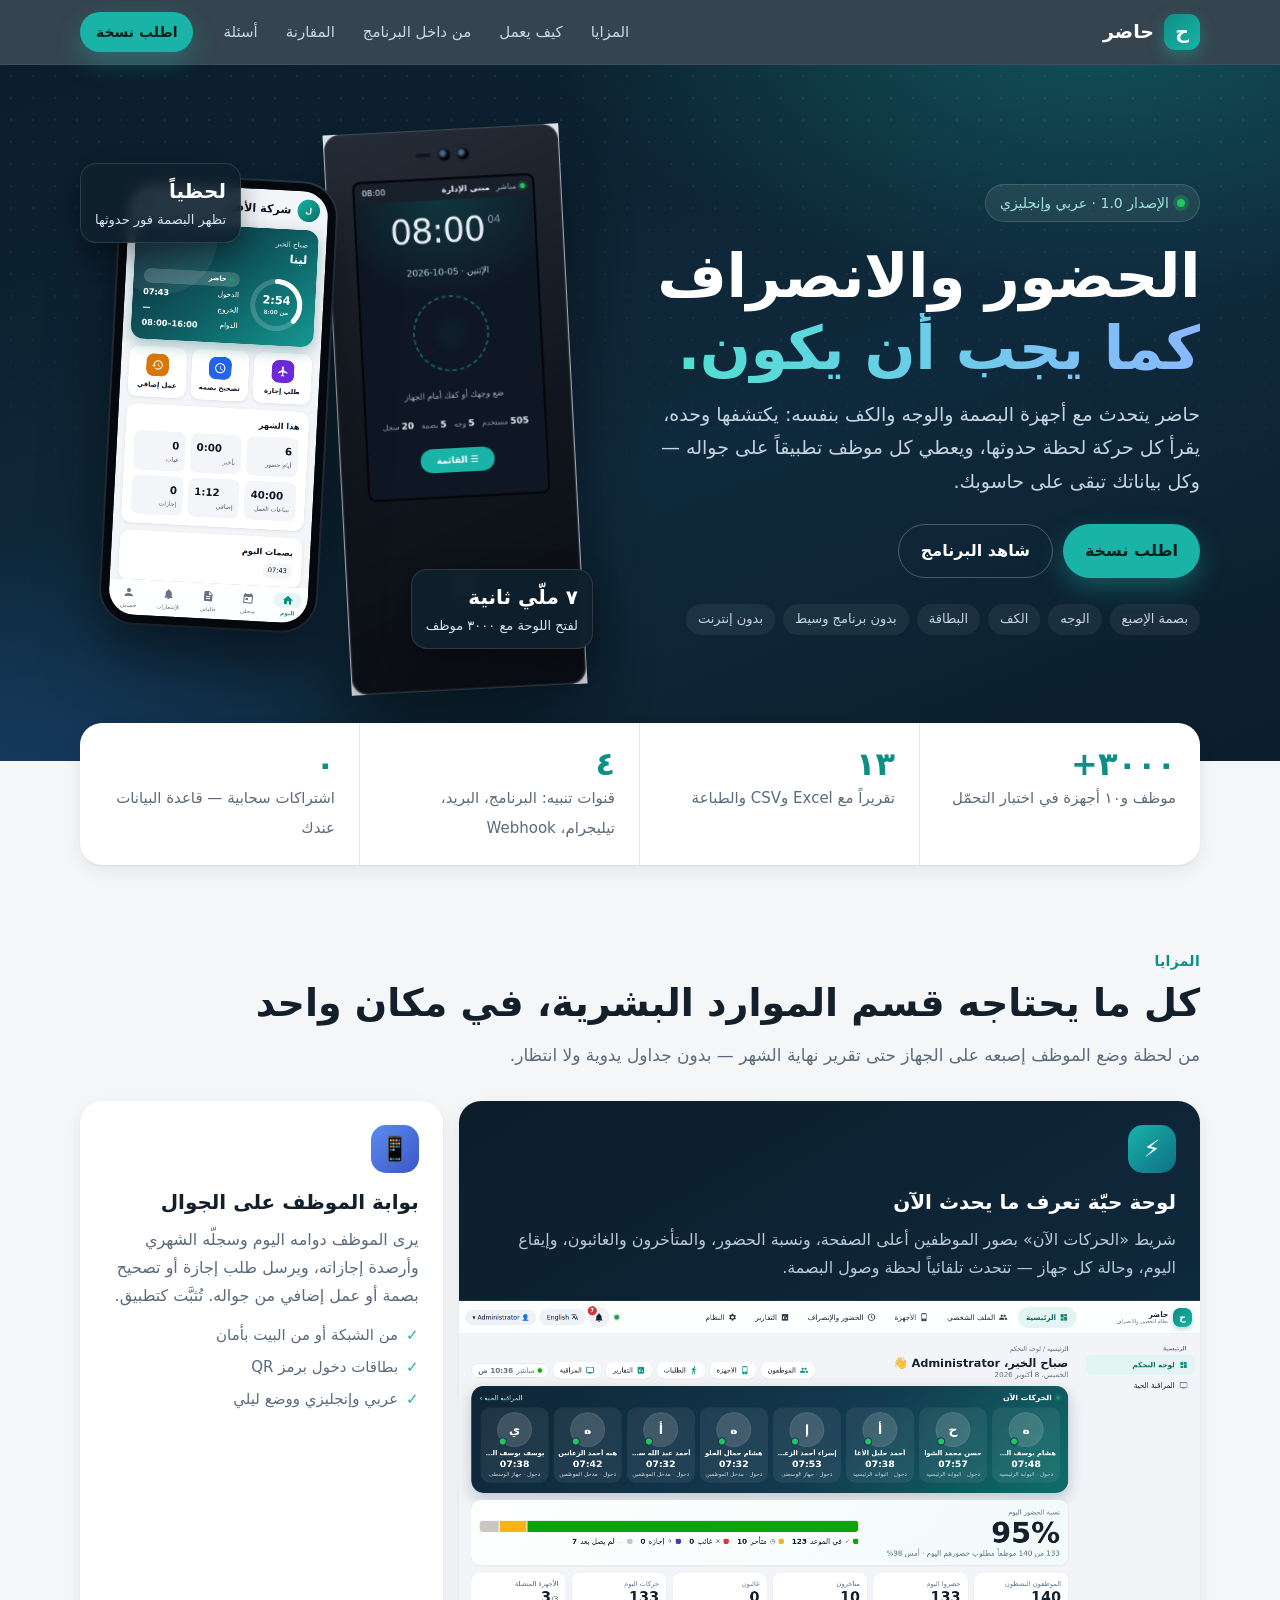
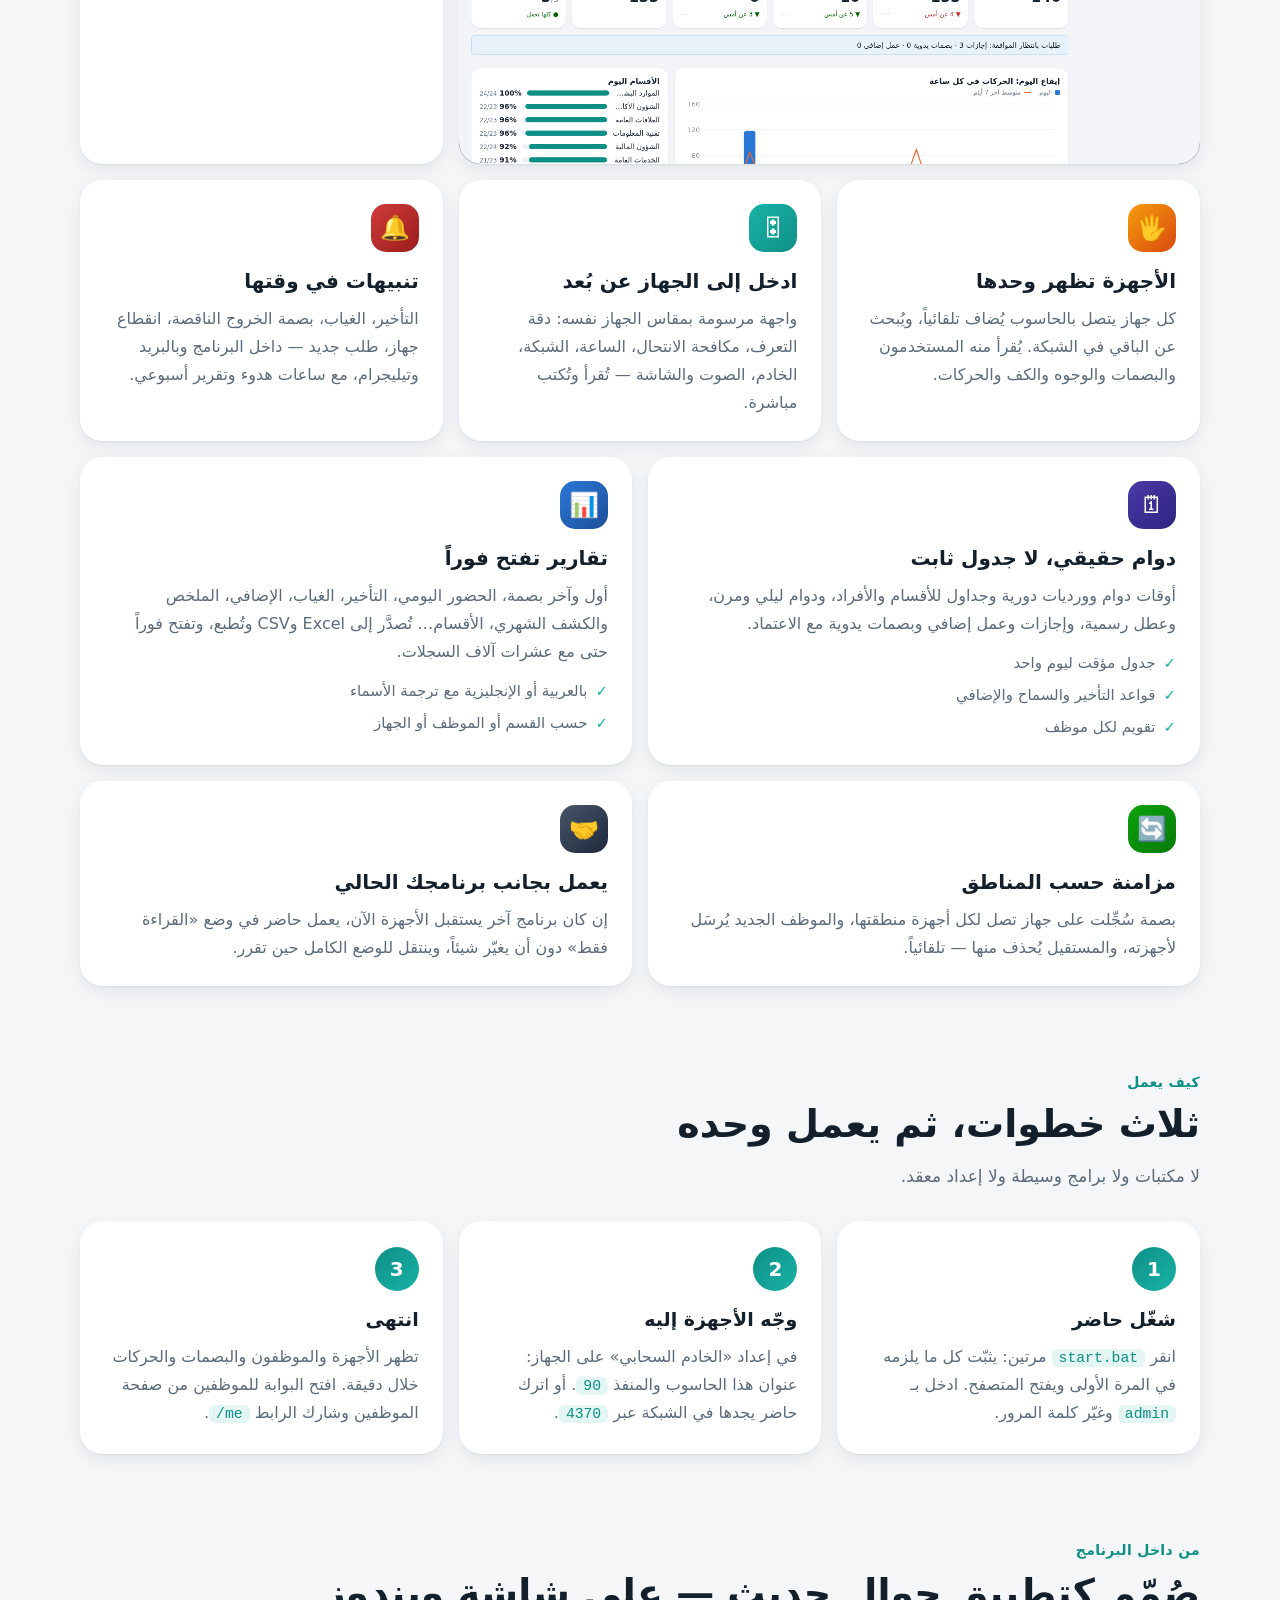
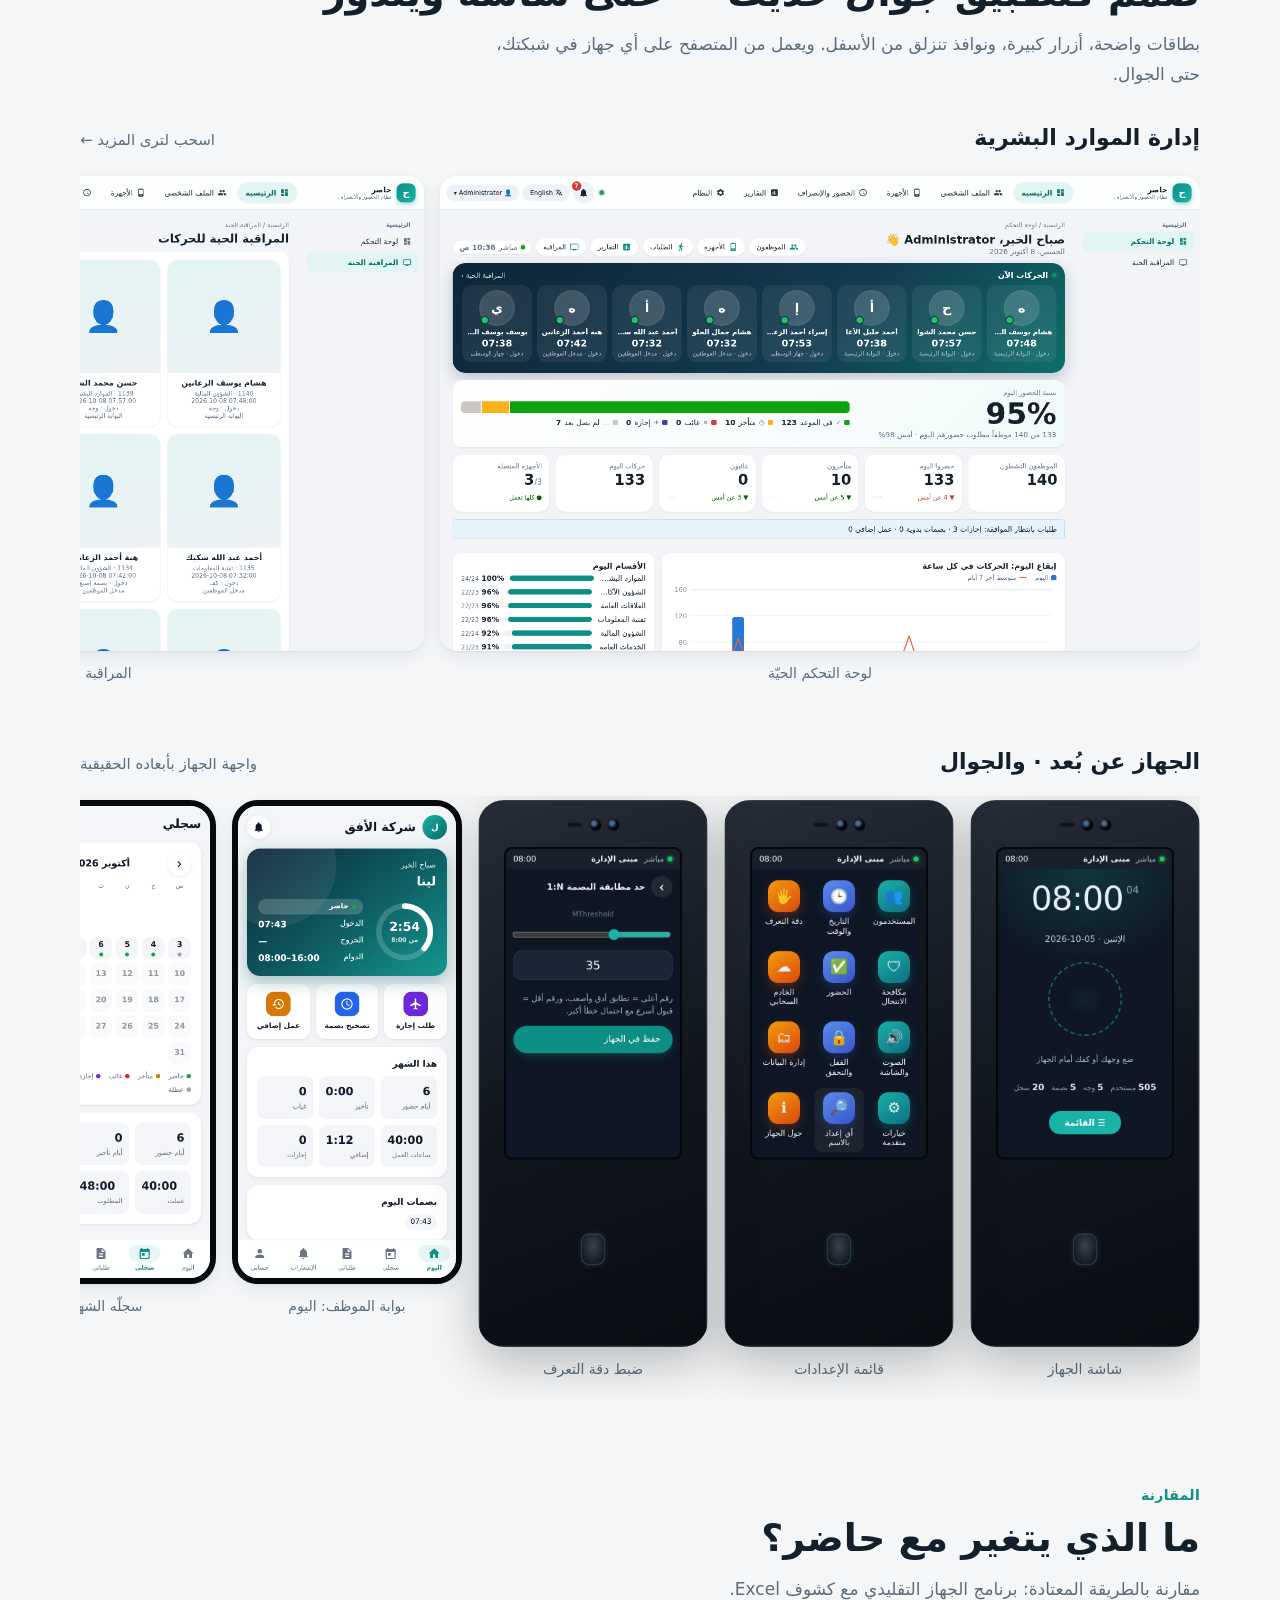
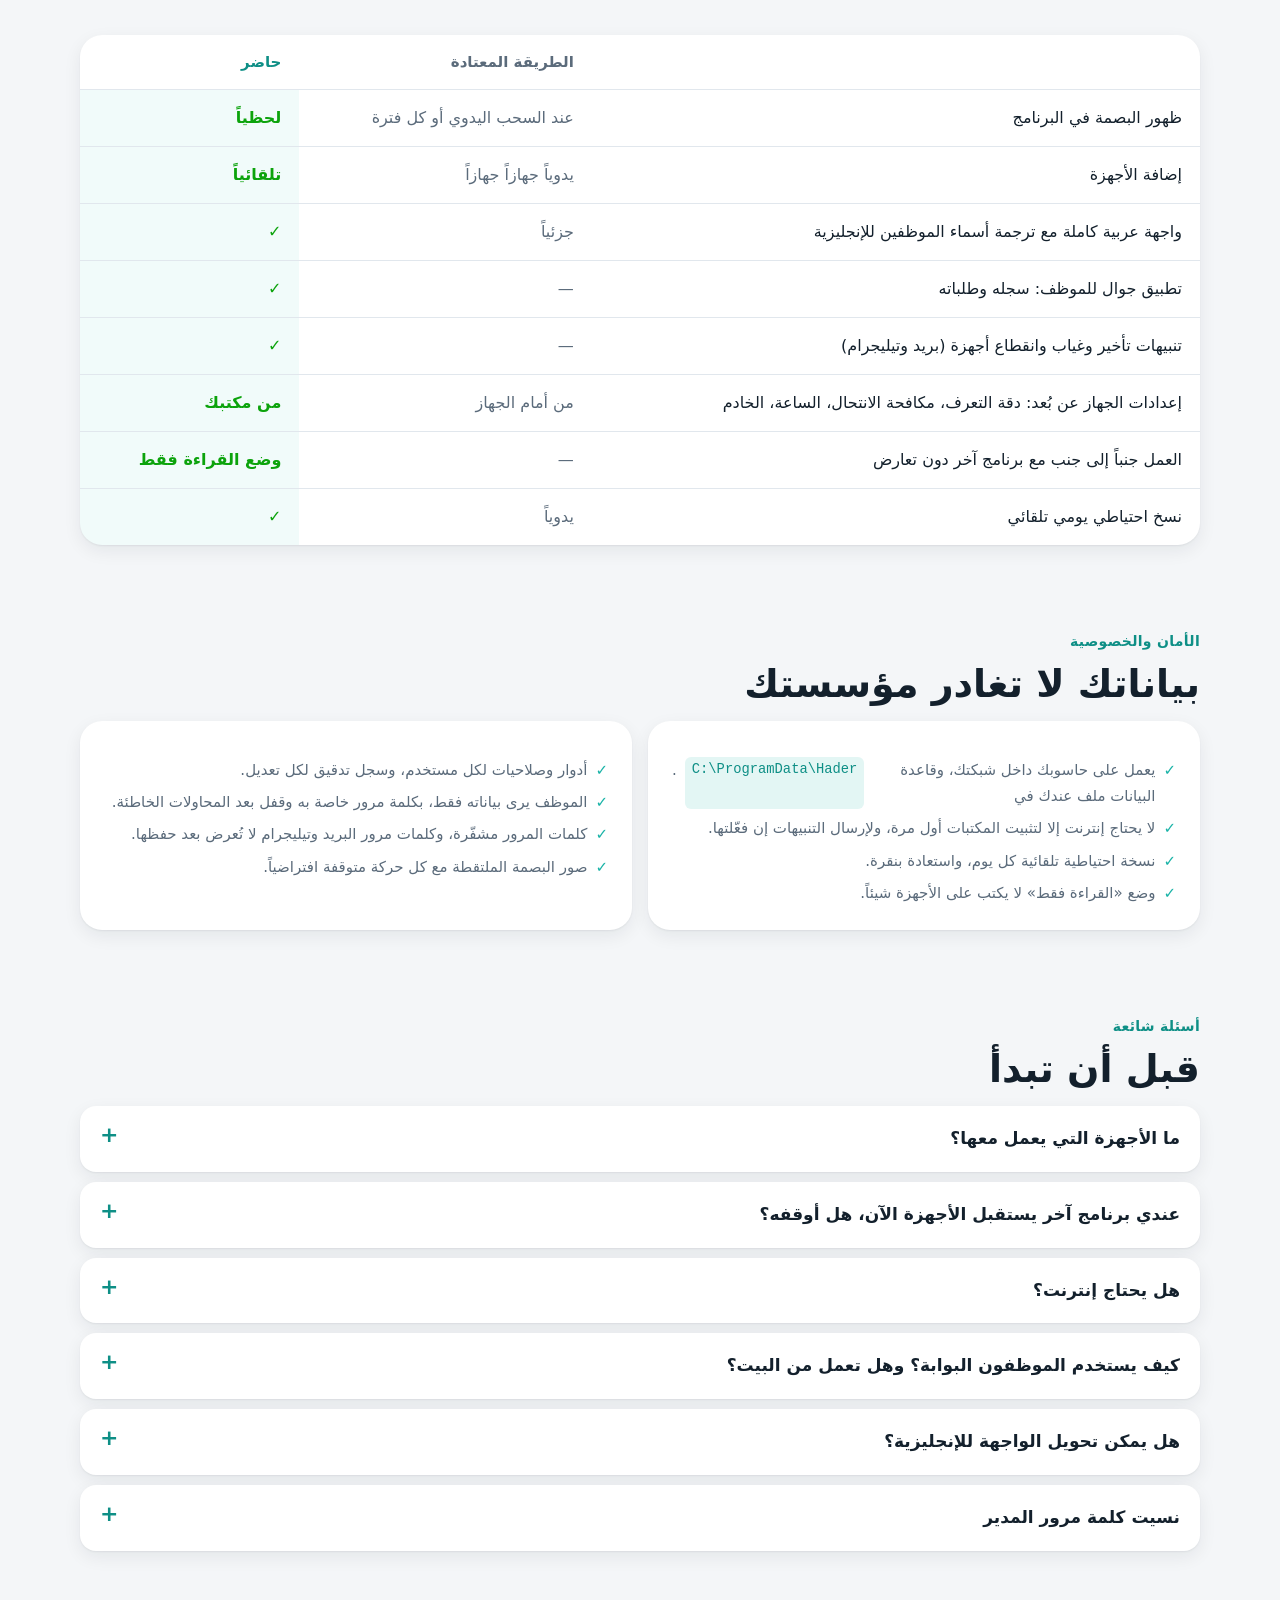
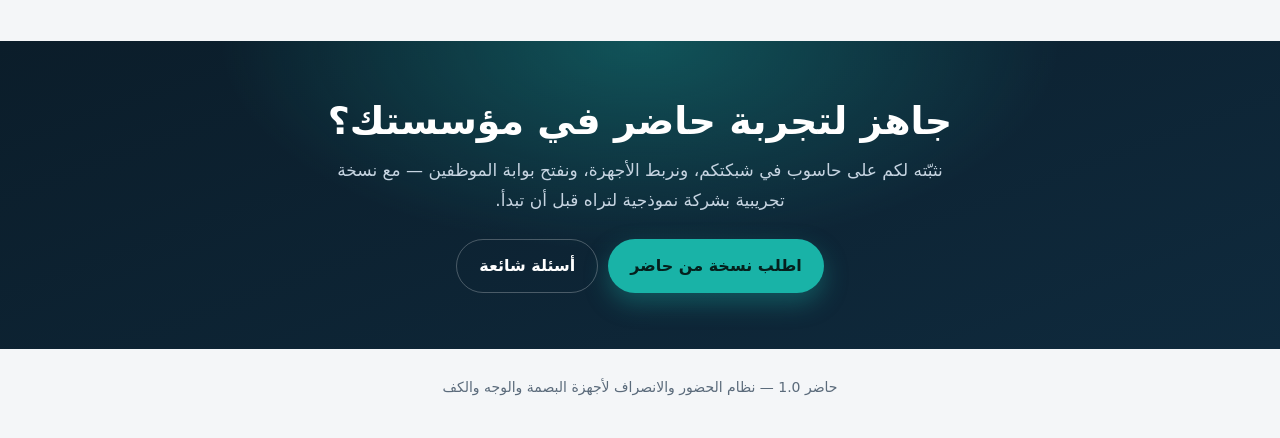
<file: attendance-pro/1.4.0/docs/site/index.html>
<!doctype html>
<html lang="ar" dir="rtl">
<head>
<meta charset="utf-8">
<meta name="viewport" content="width=device-width, initial-scale=1">
<meta http-equiv="Content-Security-Policy" content="default-src 'self'; img-src 'self' data:; style-src 'self' 'unsafe-inline'; script-src 'none'; base-uri 'none'; form-action 'none'">
<meta name="referrer" content="no-referrer">
<title>حاضر — نظام الحضور والانصراف لأجهزة البصمة</title>
<meta name="description" content="حاضر: نظام حضور وانصراف مستقل لأجهزة البصمة والوجه والكف. يكتشف الأجهزة وحده، يقرأ كل شيء لحظياً، بوابة جوال للموظفين، تنبيهات فورية، وتقارير Excel — على حاسوبك وبياناتك عندك.">
<meta property="og:title" content="حاضر — نظام الحضور والانصراف">
<meta property="og:description" content="أجهزة البصمة والوجه والكف، لوحة حيّة، بوابة جوال للموظف، تنبيهات، وتقارير — بالعربية والإنجليزية.">
<meta property="og:image" content="shots/dashboard.png">
<meta name="theme-color" content="#0b1d2a">
<link rel="icon" href="data:image/svg+xml,%3Csvg xmlns='http://www.w3.org/2000/svg' viewBox='0 0 32 32'%3E%3Crect width='32' height='32' rx='9' fill='%230e8f86'/%3E%3Ctext x='16' y='22' font-size='16' font-family='Arial' font-weight='bold' fill='white' text-anchor='middle'%3E%D8%AD%3C/text%3E%3C/svg%3E">
<style>
:root {
  --ink: #0b1d2a; --ink-2: #12324a; --teal: #19b3a7; --teal-d: #0e8f86; --mint: #9fe3dc;
  --bg: #f4f6f8; --surface: #ffffff; --text: #13202c; --muted: #5b6b7b; --line: #e1e7ed;
  --good: #0ca30c; --warn: #fab219; --bad: #d03b3b; --violet: #4a3aa7; --blue: #2a78d6;
  --r: 22px; --shadow: 0 1px 2px rgba(16,24,40,.06), 0 6px 18px rgba(16,24,40,.07);
}
@media (prefers-color-scheme: dark) {
  :root { --bg: #0a1620; --surface: #10212e; --text: #e6eef5; --muted: #9db0c1; --line: #1f3444;
    --shadow: 0 1px 2px rgba(0,0,0,.3), 0 8px 24px rgba(0,0,0,.35); }
}
* { box-sizing: border-box; }
html { scroll-behavior: smooth; }
body { margin: 0; background: var(--bg); color: var(--text);
  font: 17px/1.75 "Segoe UI", "Noto Sans Arabic", "Noto Kufi Arabic", Tahoma, system-ui, sans-serif; -webkit-font-smoothing: antialiased; }
a { color: var(--teal-d); text-decoration: none; }
img { max-width: 100%; display: block; }
.wrap { max-width: 1160px; margin: 0 auto; padding: 0 20px; }
.ltr { direction: ltr; unicode-bidi: isolate; }

/* nav */
.nav { position: sticky; top: 0; z-index: 10; background: rgba(11,29,42,.82); backdrop-filter: saturate(1.4) blur(12px); border-bottom: 1px solid rgba(255,255,255,.06); }
.nav .wrap { display: flex; align-items: center; gap: 18px; height: 64px; }
.brand { display: flex; align-items: center; gap: 10px; color: #fff; font-weight: 800; font-size: 19px; }
.mark { width: 36px; height: 36px; border-radius: 11px; display: grid; place-items: center; color: #fff; font-size: 19px;
  background: linear-gradient(135deg, var(--teal-d), var(--teal)); box-shadow: 0 6px 16px rgba(25,179,167,.4); }
.nav ul { display: flex; gap: 4px; list-style: none; margin: 0 auto 0 0; padding: 0; }
.nav ul a { color: #c9d6e2; padding: 8px 12px; border-radius: 999px; font-size: 15px; }
.nav ul a:hover { background: rgba(255,255,255,.08); color: #fff; }
.btn { display: inline-flex; align-items: center; gap: 8px; border-radius: 999px; padding: 12px 22px; font-weight: 700; font-size: 16px; transition: transform .12s, box-shadow .15s, background .15s; }
.btn:hover { transform: translateY(-1px); }
.btn.primary { background: var(--teal); color: #05201d; box-shadow: 0 10px 24px rgba(25,179,167,.35); }
.btn.primary:hover { background: #2fc9bc; }
.btn.ghost { color: #fff; border: 1px solid rgba(255,255,255,.25); }
.btn.ghost:hover { background: rgba(255,255,255,.08); }
.btn.small { padding: 8px 16px; font-size: 14px; }

/* hero */
.hero { position: relative; overflow: hidden; color: #fff;
  background: radial-gradient(900px 500px at 85% -10%, rgba(25,179,167,.35), transparent 60%),
              radial-gradient(700px 500px at 0% 110%, rgba(42,120,214,.28), transparent 60%),
              linear-gradient(160deg, #0b1d2a 0%, #0f2a3d 55%, #0b1d2a 100%); }
.hero::after { content: ""; position: absolute; inset: 0; pointer-events: none;
  background-image: radial-gradient(rgba(255,255,255,.07) 1px, transparent 1px); background-size: 22px 22px; mask-image: linear-gradient(#000, transparent 80%); }
.hero .wrap { position: relative; z-index: 1; display: grid; grid-template-columns: 1.05fr .95fr; gap: 40px; align-items: center; padding-top: 64px; padding-bottom: 72px; }
.pill { display: inline-flex; align-items: center; gap: 8px; background: rgba(255,255,255,.08); border: 1px solid rgba(255,255,255,.14); color: var(--mint); border-radius: 999px; padding: 6px 14px; font-size: 14px; }
.pill i { width: 8px; height: 8px; border-radius: 50%; background: #22c55e; box-shadow: 0 0 0 4px rgba(34,197,94,.25); }
h1 { font-size: clamp(34px, 5.4vw, 60px); line-height: 1.2; margin: 18px 0 14px; letter-spacing: -.5px; }
h1 em { font-style: normal; background: linear-gradient(90deg, #4fe0d2, #8ab8ff); -webkit-background-clip: text; background-clip: text; color: transparent; }
.lead { color: #c6d4e1; font-size: 19px; max-width: 560px; margin: 0 0 26px; }
.cta { display: flex; flex-wrap: wrap; gap: 10px; }
.chips { display: flex; flex-wrap: wrap; gap: 8px; margin-top: 26px; }
.chips span { font-size: 13px; color: #c6d4e1; background: rgba(255,255,255,.06); border-radius: 999px; padding: 4px 12px; }
.stage { position: relative; height: 560px; }
.stage .term { position: absolute; inset-inline-start: 4%; top: 0; width: 46%; filter: drop-shadow(0 30px 40px rgba(0,0,0,.5)); transform: rotate(-3deg); }
.stage .phone { position: absolute; inset-inline-end: 6%; top: 50px; width: 42%; border-radius: 34px; border: 8px solid #05090d; background: #05090d;
  box-shadow: 0 30px 60px rgba(0,0,0,.5), 0 0 0 2px #2a3644; transform: rotate(3deg); overflow: hidden; }
.stage .badge-float { position: absolute; background: rgba(16,33,46,.9); border: 1px solid rgba(255,255,255,.12); border-radius: 16px; padding: 10px 14px; font-size: 13px; color: #dbe6ef; box-shadow: 0 12px 28px rgba(0,0,0,.35); backdrop-filter: blur(6px); }
.stage .badge-float b { display: block; color: #fff; font-size: 20px; }
.bf1 { top: 34px; inset-inline-end: 0; }
.bf2 { bottom: 40px; inset-inline-start: 0; }

/* stats band */
.stats { margin-top: -38px; position: relative; z-index: 2; }
.stats .grid { display: grid; grid-template-columns: repeat(4, 1fr); background: var(--surface); border-radius: var(--r); box-shadow: var(--shadow); overflow: hidden; }
.stat { padding: 22px 24px; border-inline-start: 1px solid var(--line); }
.stat:first-child { border: 0; }
.stat b { display: block; font-size: 32px; line-height: 1.2; color: var(--teal-d); font-variant-numeric: tabular-nums; }
.stat span { color: var(--muted); font-size: 15px; }

/* sections */
section.block { padding: 84px 0 0; }
.kicker { color: var(--teal-d); font-weight: 700; font-size: 14px; letter-spacing: .3px; }
h2 { font-size: clamp(26px, 3.4vw, 38px); line-height: 1.3; margin: 6px 0 12px; }
.sub { color: var(--muted); max-width: 720px; margin: 0 0 30px; }
.bento { display: grid; grid-template-columns: repeat(6, 1fr); gap: 16px; }
.card { background: var(--surface); border-radius: var(--r); padding: 24px; box-shadow: var(--shadow); position: relative; overflow: hidden; }
.card h3 { margin: 12px 0 6px; font-size: 20px; }
.card p { margin: 0; color: var(--muted); font-size: 16px; }
.ic { width: 48px; height: 48px; border-radius: 15px; display: grid; place-items: center; font-size: 24px; color: #fff; }
.c2 { grid-column: span 2; } .c3 { grid-column: span 3; } .c4 { grid-column: span 4; }
.card.dark { background: linear-gradient(150deg, var(--ink), var(--ink-2)); color: #fff; }
.card.dark p { color: #b9c9d8; }
.card .shot { margin: 18px -24px -24px; border-top: 1px solid var(--line); }
.card.dark .shot { border-color: rgba(255,255,255,.08); }
.ticks { list-style: none; padding: 0; margin: 12px 0 0; display: grid; gap: 6px; }
.ticks li { display: flex; gap: 8px; color: var(--muted); font-size: 15px; }
.card.dark .ticks li { color: #c6d4e1; }
.ticks li::before { content: "✓"; color: var(--teal); font-weight: 800; }

/* steps */
.steps { display: grid; grid-template-columns: repeat(3, 1fr); gap: 16px; counter-reset: s; }
.step { background: var(--surface); border-radius: var(--r); padding: 26px 24px; box-shadow: var(--shadow); }
.step::before { counter-increment: s; content: counter(s); display: grid; place-items: center; width: 44px; height: 44px; border-radius: 50%;
  background: linear-gradient(135deg, var(--teal-d), var(--teal)); color: #fff; font-weight: 800; font-size: 20px; margin-bottom: 12px; }
.step h3 { margin: 0 0 6px; font-size: 19px; }
.step p { margin: 0; color: var(--muted); font-size: 16px; }
code { background: rgba(25,179,167,.12); color: var(--teal-d); border-radius: 6px; padding: 1px 7px; font-size: .92em; direction: ltr; unicode-bidi: isolate; }

/* galleries */
.tabs { display: grid; gap: 40px; }
.tabs > div, .hero .wrap > div, .bento > * { min-width: 0; }
body { overflow-x: hidden; }
.gal-head { display: flex; align-items: baseline; justify-content: space-between; gap: 12px; flex-wrap: wrap; margin-bottom: 14px; }
.gal-head h3 { margin: 0; font-size: 22px; }
.gal-head span { color: var(--muted); font-size: 15px; }
.gallery { display: flex; gap: 16px; overflow-x: auto; padding: 4px 4px 18px; scroll-snap-type: x mandatory; scrollbar-width: thin; }
.gallery figure { margin: 0; flex: 0 0 auto; scroll-snap-align: start; }
.gallery figure.wide { width: min(760px, 86vw); }
.gallery figure.tall { width: 230px; }
.gallery img { border-radius: 16px; box-shadow: var(--shadow); background: var(--surface); }
.gallery figure.tall img { border-radius: 26px; border: 6px solid #05090d; }
.gallery figure.dev img { box-shadow: none; background: none; border: 0; filter: drop-shadow(0 16px 24px rgba(0,0,0,.25)); }
.gallery figcaption { text-align: center; color: var(--muted); font-size: 14px; margin-top: 10px; }

/* compare */
.table-wrap { overflow-x: auto; background: var(--surface); border-radius: var(--r); box-shadow: var(--shadow); }
table { border-collapse: collapse; width: 100%; min-width: 640px; font-size: 16px; }
th, td { padding: 14px 18px; border-bottom: 1px solid var(--line); text-align: start; }
thead th { font-size: 15px; color: var(--muted); font-weight: 600; }
thead th.us { color: var(--teal-d); }
td.us { font-weight: 700; color: var(--good); background: rgba(25,179,167,.06); }
td.no { color: var(--muted); }
tr:last-child td { border-bottom: 0; }

/* privacy + faq */
.two { display: grid; grid-template-columns: 1fr 1fr; gap: 16px; }
details { background: var(--surface); border-radius: 16px; box-shadow: var(--shadow); padding: 4px 20px; margin-bottom: 10px; }
summary { cursor: pointer; font-weight: 700; padding: 14px 0; list-style: none; display: flex; justify-content: space-between; gap: 10px; }
summary::-webkit-details-marker { display: none; }
summary::after { content: "+"; color: var(--teal-d); font-size: 22px; line-height: 1; }
details[open] summary::after { content: "−"; }
details p { margin: 0 0 16px; color: var(--muted); }

/* final cta */
.final { margin: 90px 0 0; padding: 56px 0; color: #fff; text-align: center;
  background: radial-gradient(600px 300px at 50% 0%, rgba(25,179,167,.35), transparent 70%), linear-gradient(160deg, #0b1d2a, #0f2a3d); }
.final h2 { margin: 0 0 10px; }
.final p { color: #c6d4e1; margin: 0 auto 24px; max-width: 620px; }
.final .cta { justify-content: center; }
footer { text-align: center; color: var(--muted); font-size: 14px; padding: 26px 0 40px; }

@media (max-width: 980px) {
  .hero .wrap { grid-template-columns: 1fr; padding-top: 40px; }
  .stage { height: 460px; max-width: 520px; width: 100%; margin: 0 auto; }
  .stats .grid { grid-template-columns: repeat(2, 1fr); }
  .stat:nth-child(3) { border-inline-start: 0; }
  .stat { border-top: 1px solid var(--line); }
  .bento { grid-template-columns: repeat(2, 1fr); }
  .c2, .c3, .c4 { grid-column: span 2; }
  .steps, .two { grid-template-columns: 1fr; }
  .nav ul { display: none; }
  .nav .wrap .btn { margin-inline-start: auto; }
}
@media (max-width: 520px) {
  body { font-size: 16px; }
  .stage { height: 380px; }
  .bf1, .bf2 { display: none; }
  .bento { grid-template-columns: 1fr; }
  .c2, .c3, .c4 { grid-column: auto; }
}
</style>
</head>
<body>

<nav class="nav"><div class="wrap">
  <a class="brand" href="#top"><span class="mark">ح</span>حاضر</a>
  <ul><li><a href="#features">المزايا</a></li><li><a href="#how">كيف يعمل</a></li><li><a href="#screens">من داخل البرنامج</a></li><li><a href="#compare">المقارنة</a></li><li><a href="#faq">أسئلة</a></li></ul>
  <a class="btn primary small" href="#download">اطلب نسخة</a>
</div></nav>

<header class="hero" id="top"><div class="wrap">
  <div>
    <span class="pill"><i></i>الإصدار 1.0 · عربي وإنجليزي</span>
    <h1>الحضور والانصراف<br><em>كما يجب أن يكون.</em></h1>
    <p class="lead">حاضر يتحدث مع أجهزة البصمة والوجه والكف بنفسه: يكتشفها وحده، يقرأ كل حركة لحظة حدوثها، ويعطي كل موظف تطبيقاً على جواله — وكل بياناتك تبقى على حاسوبك.</p>
    <div class="cta">
      <a class="btn primary" href="#download">اطلب نسخة</a>
      <a class="btn ghost" href="#screens">شاهد البرنامج</a>
    </div>
    <div class="chips"><span>بصمة الإصبع</span><span>الوجه</span><span>الكف</span><span>البطاقة</span><span>بدون برنامج وسيط</span><span>بدون إنترنت</span></div>
  </div>
  <div class="stage" aria-hidden="true">
    <img class="term" src="shots/panel-idle.png" alt="">
    <div class="phone"><img src="shots/portal-home.png" alt=""></div>
    <div class="badge-float bf1"><b>لحظياً</b>تظهر البصمة فور حدوثها</div>
    <div class="badge-float bf2"><b>٧ ملّي ثانية</b>لفتح اللوحة مع ٣٠٠٠ موظف</div>
  </div>
</div></header>

<div class="stats"><div class="wrap"><div class="grid">
  <div class="stat"><b>٣٠٠٠+</b><span>موظف و١٠ أجهزة في اختبار التحمّل</span></div>
  <div class="stat"><b>١٣</b><span>تقريراً مع Excel وCSV والطباعة</span></div>
  <div class="stat"><b>٤</b><span>قنوات تنبيه: البرنامج، البريد، تيليجرام، Webhook</span></div>
  <div class="stat"><b>٠</b><span>اشتراكات سحابية — قاعدة البيانات عندك</span></div>
</div></div></div>

<section class="block" id="features"><div class="wrap">
  <div class="kicker">المزايا</div>
  <h2>كل ما يحتاجه قسم الموارد البشرية، في مكان واحد</h2>
  <p class="sub">من لحظة وضع الموظف إصبعه على الجهاز حتى تقرير نهاية الشهر — بدون جداول يدوية ولا انتظار.</p>
  <div class="bento">
    <div class="card dark c4">
      <span class="ic" style="background:linear-gradient(135deg,#19b3a7,#0e6f86)">⚡</span>
      <h3>لوحة حيّة تعرف ما يحدث الآن</h3>
      <p>شريط «الحركات الآن» بصور الموظفين أعلى الصفحة، ونسبة الحضور، والمتأخرون والغائبون، وإيقاع اليوم، وحالة كل جهاز — تتحدث تلقائياً لحظة وصول البصمة.</p>
      <div class="shot"><img src="shots/dashboard.png" alt="لوحة التحكم" loading="lazy"></div>
    </div>
    <div class="card c2">
      <span class="ic" style="background:linear-gradient(135deg,#5b8def,#3a56c8)">📱</span>
      <h3>بوابة الموظف على الجوال</h3>
      <p>يرى الموظف دوامه اليوم وسجلّه الشهري وأرصدة إجازاته، ويرسل طلب إجازة أو تصحيح بصمة أو عمل إضافي من جواله. تُثبَّت كتطبيق.</p>
      <ul class="ticks"><li>من الشبكة أو من البيت بأمان</li><li>بطاقات دخول برمز QR</li><li>عربي وإنجليزي ووضع ليلي</li></ul>
    </div>
    <div class="card c2">
      <span class="ic" style="background:linear-gradient(135deg,#f59e0b,#d9480f)">🖐</span>
      <h3>الأجهزة تظهر وحدها</h3>
      <p>كل جهاز يتصل بالحاسوب يُضاف تلقائياً، ويُبحث عن الباقي في الشبكة. يُقرأ منه المستخدمون والبصمات والوجوه والكف والحركات.</p>
    </div>
    <div class="card c2">
      <span class="ic" style="background:linear-gradient(135deg,#19b3a7,#0e8f86)">🎛</span>
      <h3>ادخل إلى الجهاز عن بُعد</h3>
      <p>واجهة مرسومة بمقاس الجهاز نفسه: دقة التعرف، مكافحة الانتحال، الساعة، الشبكة، الخادم، الصوت والشاشة — تُقرأ وتُكتب مباشرة.</p>
    </div>
    <div class="card c2">
      <span class="ic" style="background:linear-gradient(135deg,#d03b3b,#9b1c1c)">🔔</span>
      <h3>تنبيهات في وقتها</h3>
      <p>التأخير، الغياب، بصمة الخروج الناقصة، انقطاع جهاز، طلب جديد — داخل البرنامج وبالبريد وتيليجرام، مع ساعات هدوء وتقرير أسبوعي.</p>
    </div>
    <div class="card c3">
      <span class="ic" style="background:linear-gradient(135deg,#4a3aa7,#2e2380)">🗓</span>
      <h3>دوام حقيقي، لا جدول ثابت</h3>
      <p>أوقات دوام وورديات دورية وجداول للأقسام والأفراد، ودوام ليلي ومرن، وعطل رسمية، وإجازات وعمل إضافي وبصمات يدوية مع الاعتماد.</p>
      <ul class="ticks"><li>جدول مؤقت ليوم واحد</li><li>قواعد التأخير والسماح والإضافي</li><li>تقويم لكل موظف</li></ul>
    </div>
    <div class="card c3">
      <span class="ic" style="background:linear-gradient(135deg,#2a78d6,#1d4f9a)">📊</span>
      <h3>تقارير تفتح فوراً</h3>
      <p>أول وآخر بصمة، الحضور اليومي، التأخير، الغياب، الإضافي، الملخص والكشف الشهري، الأقسام… تُصدَّر إلى Excel وCSV وتُطبع، وتفتح فوراً حتى مع عشرات آلاف السجلات.</p>
      <ul class="ticks"><li>بالعربية أو الإنجليزية مع ترجمة الأسماء</li><li>حسب القسم أو الموظف أو الجهاز</li></ul>
    </div>
    <div class="card c3">
      <span class="ic" style="background:linear-gradient(135deg,#0ca30c,#077a07)">🔄</span>
      <h3>مزامنة حسب المناطق</h3>
      <p>بصمة سُجِّلت على جهاز تصل لكل أجهزة منطقتها، والموظف الجديد يُرسَل لأجهزته، والمستقيل يُحذف منها — تلقائياً.</p>
    </div>
    <div class="card c3">
      <span class="ic" style="background:linear-gradient(135deg,#475569,#1e293b)">🤝</span>
      <h3>يعمل بجانب برنامجك الحالي</h3>
      <p>إن كان برنامج آخر يستقبل الأجهزة الآن، يعمل حاضر في وضع «القراءة فقط» دون أن يغيّر شيئاً، وينتقل للوضع الكامل حين تقرر.</p>
    </div>
  </div>
</div></section>

<section class="block" id="how"><div class="wrap">
  <div class="kicker">كيف يعمل</div>
  <h2>ثلاث خطوات، ثم يعمل وحده</h2>
  <p class="sub">لا مكتبات ولا برامج وسيطة ولا إعداد معقد.</p>
  <div class="steps">
    <div class="step"><h3>شغّل حاضر</h3><p>انقر <code>start.bat</code> مرتين: يثبّت كل ما يلزمه في المرة الأولى ويفتح المتصفح. ادخل بـ <code>admin</code> وغيّر كلمة المرور.</p></div>
    <div class="step"><h3>وجّه الأجهزة إليه</h3><p>في إعداد «الخادم السحابي» على الجهاز: عنوان هذا الحاسوب والمنفذ <code>90</code>. أو اترك حاضر يجدها في الشبكة عبر <code>4370</code>.</p></div>
    <div class="step"><h3>انتهى</h3><p>تظهر الأجهزة والموظفون والبصمات والحركات خلال دقيقة. افتح البوابة للموظفين من صفحة الموظفين وشارك الرابط <code>/me</code>.</p></div>
  </div>
</div></section>

<section class="block" id="screens"><div class="wrap">
  <div class="kicker">من داخل البرنامج</div>
  <h2>صُمّم كتطبيق جوال حديث — على شاشة ويندوز</h2>
  <p class="sub">بطاقات واضحة، أزرار كبيرة، ونوافذ تنزلق من الأسفل. ويعمل من المتصفح على أي جهاز في شبكتك، حتى الجوال.</p>
  <div class="tabs">
    <div>
      <div class="gal-head"><h3>إدارة الموارد البشرية</h3><span>اسحب لترى المزيد ←</span></div>
      <div class="gallery">
        <figure class="wide"><img src="shots/dashboard.png" alt="لوحة التحكم" loading="lazy"><figcaption>لوحة التحكم الحيّة</figcaption></figure>
        <figure class="wide"><img src="shots/monitor.png" alt="المراقبة الحية" loading="lazy"><figcaption>المراقبة الحيّة بصور الموظفين</figcaption></figure>
        <figure class="wide"><img src="shots/employees.png" alt="الموظفون" loading="lazy"><figcaption>الموظفون والبصمات والوجوه والكف</figcaption></figure>
        <figure class="wide"><img src="shots/report.png" alt="كشف الحضور الشهري" loading="lazy"><figcaption>كشف الحضور الشهري</figcaption></figure>
        <figure class="wide"><img src="shots/alerts.png" alt="التنبيهات" loading="lazy"><figcaption>التنبيهات والقنوات</figcaption></figure>
      </div>
    </div>
    <div>
      <div class="gal-head"><h3>الجهاز عن بُعد · والجوال</h3><span>واجهة الجهاز بأبعاده الحقيقية</span></div>
      <div class="gallery">
        <figure class="tall dev"><img src="shots/panel-idle.png" alt="شاشة الجهاز" loading="lazy"><figcaption>شاشة الجهاز</figcaption></figure>
        <figure class="tall dev"><img src="shots/panel-menu.png" alt="قائمة الجهاز" loading="lazy"><figcaption>قائمة الإعدادات</figcaption></figure>
        <figure class="tall dev"><img src="shots/panel-bio.png" alt="دقة التعرف" loading="lazy"><figcaption>ضبط دقة التعرف</figcaption></figure>
        <figure class="tall"><img src="shots/portal-home.png" alt="بوابة الموظف" loading="lazy"><figcaption>بوابة الموظف: اليوم</figcaption></figure>
        <figure class="tall"><img src="shots/portal-calendar.png" alt="سجل الموظف" loading="lazy"><figcaption>سجلّه الشهري</figcaption></figure>
        <figure class="tall"><img src="shots/phone-dashboard.png" alt="اللوحة على الجوال" loading="lazy"><figcaption>لوحة الإدارة على الجوال</figcaption></figure>
      </div>
    </div>
  </div>
</div></section>

<section class="block" id="compare"><div class="wrap">
  <div class="kicker">المقارنة</div>
  <h2>ما الذي يتغير مع حاضر؟</h2>
  <p class="sub">مقارنة بالطريقة المعتادة: برنامج الجهاز التقليدي مع كشوف Excel.</p>
  <div class="table-wrap"><table>
    <thead><tr><th></th><th>الطريقة المعتادة</th><th class="us">حاضر</th></tr></thead>
    <tbody>
      <tr><td>ظهور البصمة في البرنامج</td><td class="no">عند السحب اليدوي أو كل فترة</td><td class="us">لحظياً</td></tr>
      <tr><td>إضافة الأجهزة</td><td class="no">يدوياً جهازاً جهازاً</td><td class="us">تلقائياً</td></tr>
      <tr><td>واجهة عربية كاملة مع ترجمة أسماء الموظفين للإنجليزية</td><td class="no">جزئياً</td><td class="us">✓</td></tr>
      <tr><td>تطبيق جوال للموظف: سجله وطلباته</td><td class="no">—</td><td class="us">✓</td></tr>
      <tr><td>تنبيهات تأخير وغياب وانقطاع أجهزة (بريد وتيليجرام)</td><td class="no">—</td><td class="us">✓</td></tr>
      <tr><td>إعدادات الجهاز عن بُعد: دقة التعرف، مكافحة الانتحال، الساعة، الخادم</td><td class="no">من أمام الجهاز</td><td class="us">من مكتبك</td></tr>
      <tr><td>العمل جنباً إلى جنب مع برنامج آخر دون تعارض</td><td class="no">—</td><td class="us">وضع القراءة فقط</td></tr>
      <tr><td>نسخ احتياطي يومي تلقائي</td><td class="no">يدوياً</td><td class="us">✓</td></tr>
    </tbody>
  </table></div>
</div></section>

<section class="block" id="privacy"><div class="wrap">
  <div class="kicker">الأمان والخصوصية</div>
  <h2>بياناتك لا تغادر مؤسستك</h2>
  <div class="two">
    <div class="card"><ul class="ticks">
      <li>يعمل على حاسوبك داخل شبكتك، وقاعدة البيانات ملف عندك في <code>C:\ProgramData\Hader</code>.</li>
      <li>لا يحتاج إنترنت إلا لتثبيت المكتبات أول مرة، ولإرسال التنبيهات إن فعّلتها.</li>
      <li>نسخة احتياطية تلقائية كل يوم، واستعادة بنقرة.</li>
      <li>وضع «القراءة فقط» لا يكتب على الأجهزة شيئاً.</li>
    </ul></div>
    <div class="card"><ul class="ticks">
      <li>أدوار وصلاحيات لكل مستخدم، وسجل تدقيق لكل تعديل.</li>
      <li>الموظف يرى بياناته فقط، بكلمة مرور خاصة به وقفل بعد المحاولات الخاطئة.</li>
      <li>كلمات المرور مشفّرة، وكلمات مرور البريد وتيليجرام لا تُعرض بعد حفظها.</li>
      <li>صور البصمة الملتقطة مع كل حركة متوقفة افتراضياً.</li>
    </ul></div>
  </div>
</div></section>

<section class="block" id="faq"><div class="wrap">
  <div class="kicker">أسئلة شائعة</div>
  <h2>قبل أن تبدأ</h2>
  <details><summary>ما الأجهزة التي يعمل معها؟</summary><p>أجهزة البصمة والوجه والكف التي ترسل بياناتها إلى خادم عبر بروتوكول الإرسال (Push / Cloud Server)، أو التي تقبل الاتصال المباشر على المنفذ 4370. يقرأ حاضر طراز الجهاز ويعرض واجهته بأبعاده.</p></details>
  <details><summary>عندي برنامج آخر يستقبل الأجهزة الآن، هل أوقفه؟</summary><p>لا. يعمل حاضر في وضع «القراءة فقط» ويقرأ الأجهزة مباشرة كل دقيقة دون أن يكتب عليها. حين تريد الانتقال الكامل، حرّر المنفذ 90 فيأخذه حاضر خلال ثوانٍ.</p></details>
  <details><summary>هل يحتاج إنترنت؟</summary><p>فقط في التشغيل الأول لتثبيت المكتبات، وإن أردت إرسال التنبيهات بالبريد أو تيليجرام. العمل اليومي كله داخل شبكتك.</p></details>
  <details><summary>كيف يستخدم الموظفون البوابة؟ وهل تعمل من البيت؟</summary><p>من صفحة «بوابة الموظف» تُصدر كلمات المرور وتُطبع بطاقات فيها رمز QR، فيمسحه الموظف بكاميرا جواله ويضيف البوابة للشاشة الرئيسية. تعمل داخل شبكة المؤسسة، ومن البيت عبر رابط آمن (HTTPS) يُفتح بخطوة واحدة — والمنفذ المفتوح للإنترنت يخدم البوابة فقط، فلا تظهر صفحات الإدارة ولا الأجهزة خارج المؤسسة.</p></details>
  <details><summary>هل يمكن تحويل الواجهة للإنجليزية؟</summary><p>نعم، بزر واحد: الواجهة والتقارير وأسماء الأقسام والأجهزة، وأسماء الموظفين تُكتب بالحروف اللاتينية تلقائياً أو بالاسم الإنجليزي إن أدخلته.</p></details>
  <details><summary>نسيت كلمة مرور المدير</summary><p>شغّل <code>reset_password.bat</code> على الحاسوب الذي يعمل عليه البرنامج، فتعود إلى admin / admin ويُطلب تغييرها عند الدخول.</p></details>
</div></section>

<section class="final" id="download"><div class="wrap">
  <h2>جاهز لتجربة حاضر في مؤسستك؟</h2>
  <p>نثبّته لكم على حاسوب في شبكتكم، ونربط الأجهزة، ونفتح بوابة الموظفين — مع نسخة تجريبية بشركة نموذجية لتراه قبل أن تبدأ.</p>
  <div class="cta">
    <a class="btn primary" href="https://github.com/abdulrahmanahmedelabed-prog/hader/issues/new?title=%D8%B7%D9%84%D8%A8%20%D9%86%D8%B3%D8%AE%D8%A9%20%D9%85%D9%86%20%D8%AD%D8%A7%D8%B6%D8%B1&body=%D8%A7%D8%B3%D9%85%20%D8%A7%D9%84%D9%85%D8%A4%D8%B3%D8%B3%D8%A9%3A%0A%D8%B9%D8%AF%D8%AF%20%D8%A7%D9%84%D9%85%D9%88%D8%B8%D9%81%D9%8A%D9%86%3A%0A%D8%B9%D8%AF%D8%AF%20%D8%A7%D9%84%D8%A3%D8%AC%D9%87%D8%B2%D8%A9%3A%0A%D9%88%D8%B3%D9%8A%D9%84%D8%A9%20%D8%A7%D9%84%D8%AA%D9%88%D8%A7%D8%B5%D9%84%3A" rel="noopener">اطلب نسخة من حاضر</a>
    <a class="btn ghost" href="#faq">أسئلة شائعة</a>
  </div>
</div></section>

<footer><div class="wrap">حاضر 1.0 — نظام الحضور والانصراف لأجهزة البصمة والوجه والكف</div></footer>
</body>
</html>
</file>
